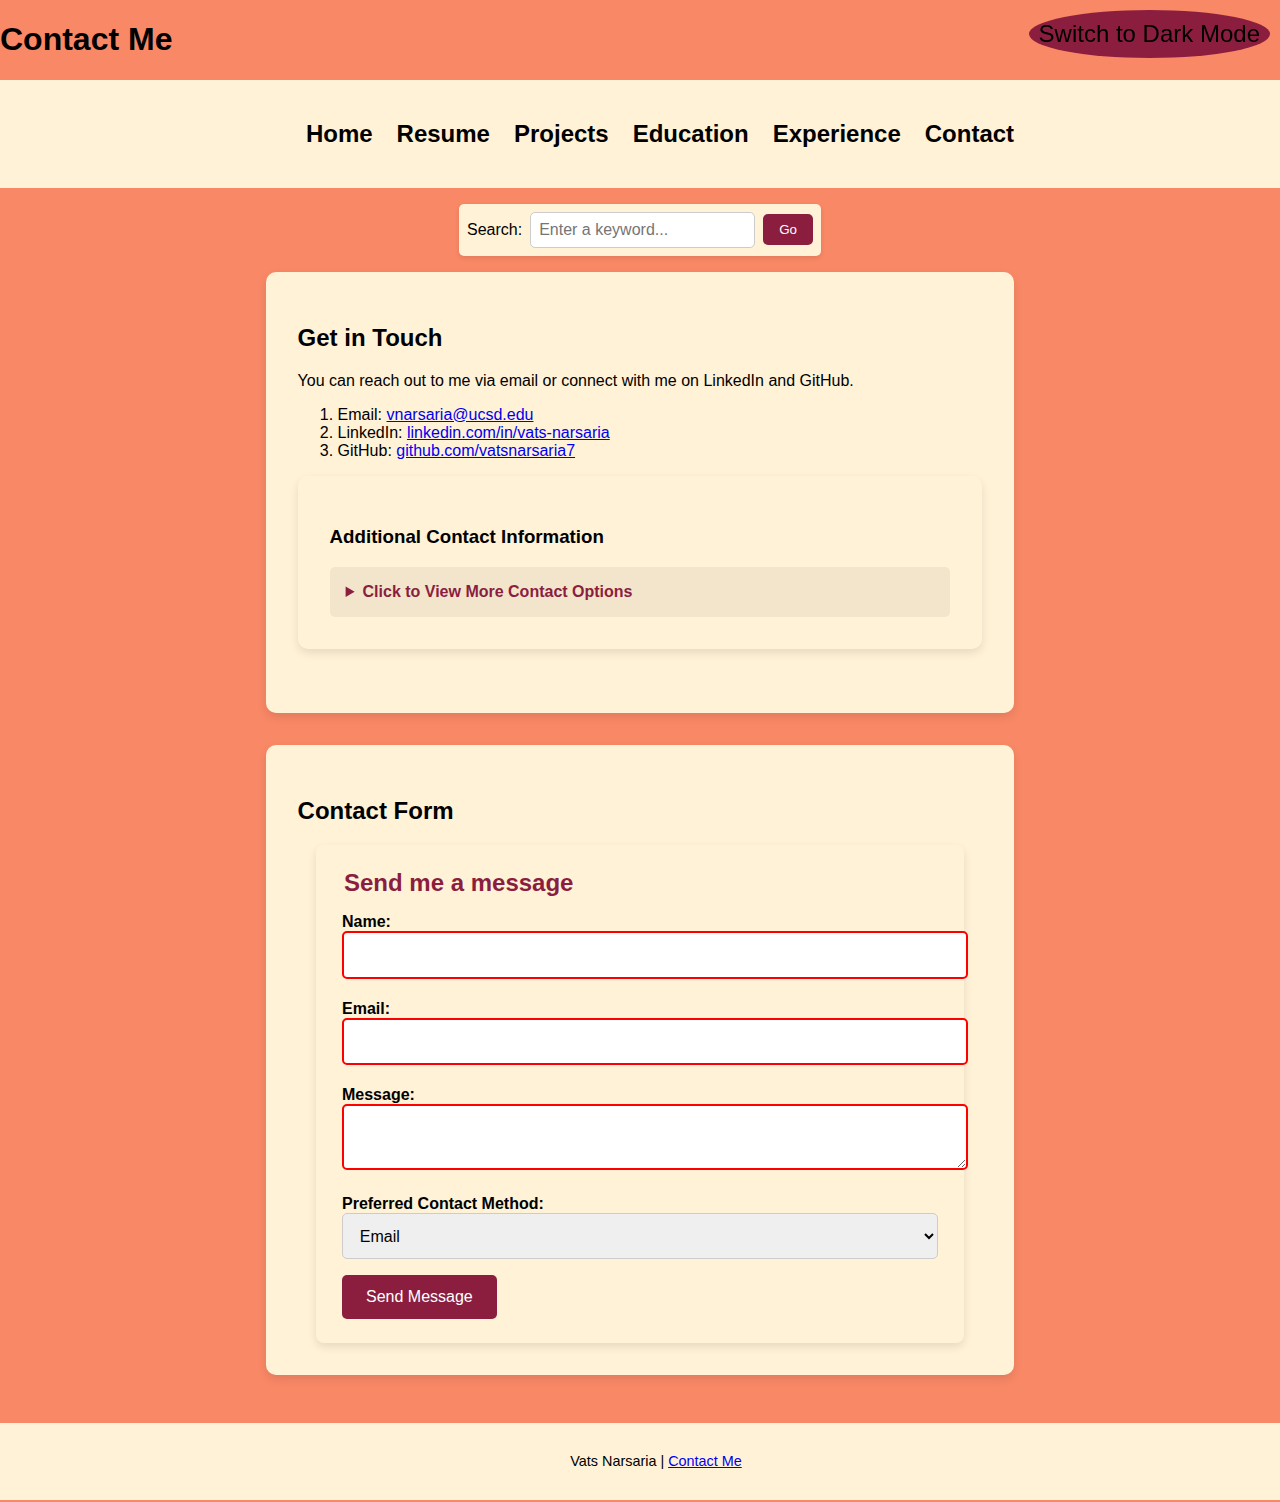
<file: contact.html>
<!DOCTYPE html>
<html lang="en">

<head>
    <meta charset="UTF-8">
    <meta name="viewport" content="width=device-width, initial-scale=1.0">
    <meta name="description" content="Contact - Vats Narsaria">
    <title>Contact - Vats Narsaria</title>
    <link rel="stylesheet" href="styles.css">
</head>

<body>
    <header>
        <h1>Contact Me</h1>
        <nav>
            <ul>
                <li><a href="index.html">Home</a></li>
                <li><a href="resume.html">Resume</a></li>
                <li><a href="projects.html">Projects</a></li>
                <li><a href="education.html">Education</a></li>
                <li><a href="experience.html">Experience</a></li>
                <li><a href="contact.html">Contact</a></li>
            </ul>
            <button id="theme-toggle" class="theme-switcher"></button>

        </nav>
        <search>
            <form action="search-results.html" method="get">
                <label for="query">Search:</label>
                <input type="text" id="query" name="query" placeholder="Enter a keyword..." required>
                <button type="submit">Go</button>
            </form>
        </search>
    </header>
    <main class="contact-page">

        <section>
            <h2>Get in Touch</h2>
            <p>You can reach out to me via email or connect with me on LinkedIn and GitHub.</p>
            <div>
                <ol>
                    <li>Email: <a href="mailto:vnarsaria@ucsd.edu">vnarsaria@ucsd.edu</a></li>
                    <li>LinkedIn: <a href="https://www.linkedin.com/in/vats-narsaria/"
                            target="_blank">linkedin.com/in/vats-narsaria</a></li>
                    <li>GitHub: <a href="https://github.com/vatsnarsaria7" target="_blank">github.com/vatsnarsaria7</a>
                    </li>
                </ol>
            </div>
            <section>
                <h3>Additional Contact Information</h3>
                <details>
                    <summary>Click to View More Contact Options</summary>
                    <p><strong>Mailing Address</strong></p>
                    <address>
                        9500 Gilman Drive<br>
                        La Jolla, CA 92093<br>
                    </address>
                    <p><strong>Alternate Email:</strong> narsariavats@gmail.com</p>
                    <p><strong>Phone:</strong>+1 858-241-1808</p>
                </details>
            </section>

        </section>

        <section>
            <h2>Contact Form</h2>

            <form action="https://httpbin.org/post" id="contactForm" method="post" novalidate>
                <fieldset>
                    <legend>Send me a message</legend>
                    <label for="name">Name:</label>
                    <input type="text" id="name" name="name" minlength="2" maxlength="50" pattern="^[A-Za-z\s]+$"
                        title="Only letters and spaces allowed." required>
                    <output class="error-message"></output>

                    <label for="email">Email:</label>
                    <input type="email" id="email" name="email" required>
                    <output class="error-message"></output>

                    <label for="message">Message:</label>
                    <textarea id="message" name="message" minlength="10" maxlength="100" required></textarea>
                    <output id="char-count" class="info-message"></output>

                    <label for="contact-method">Preferred Contact Method:</label>

                    <select id="contact-method" name="contact-method">
                        <option value="email">Email</option>
                        <option value="phone">Phone</option>
                    </select>

                    <input type="hidden" id="form-errors" name="form-errors">

                    <input type="hidden" name="possible_bot" value="true">

                    <button type="submit">Send Message</button>

                </fieldset>
            </form>
            <dialog id="contactDialog">
                <p>Thank you for reaching out! I will get back to you soon.</p>
                <form method="dialog">
                    <button>Close</button>
                </form>
            </dialog>



        </section>
    </main>
    <footer>
        <p>Vats Narsaria | <a href="contact.html"> Contact Me</a></p>
    </footer>

    <script src="contact.js" defer></script>
    <script src="theme.js" defer></script>

</body>

</html>
</file>
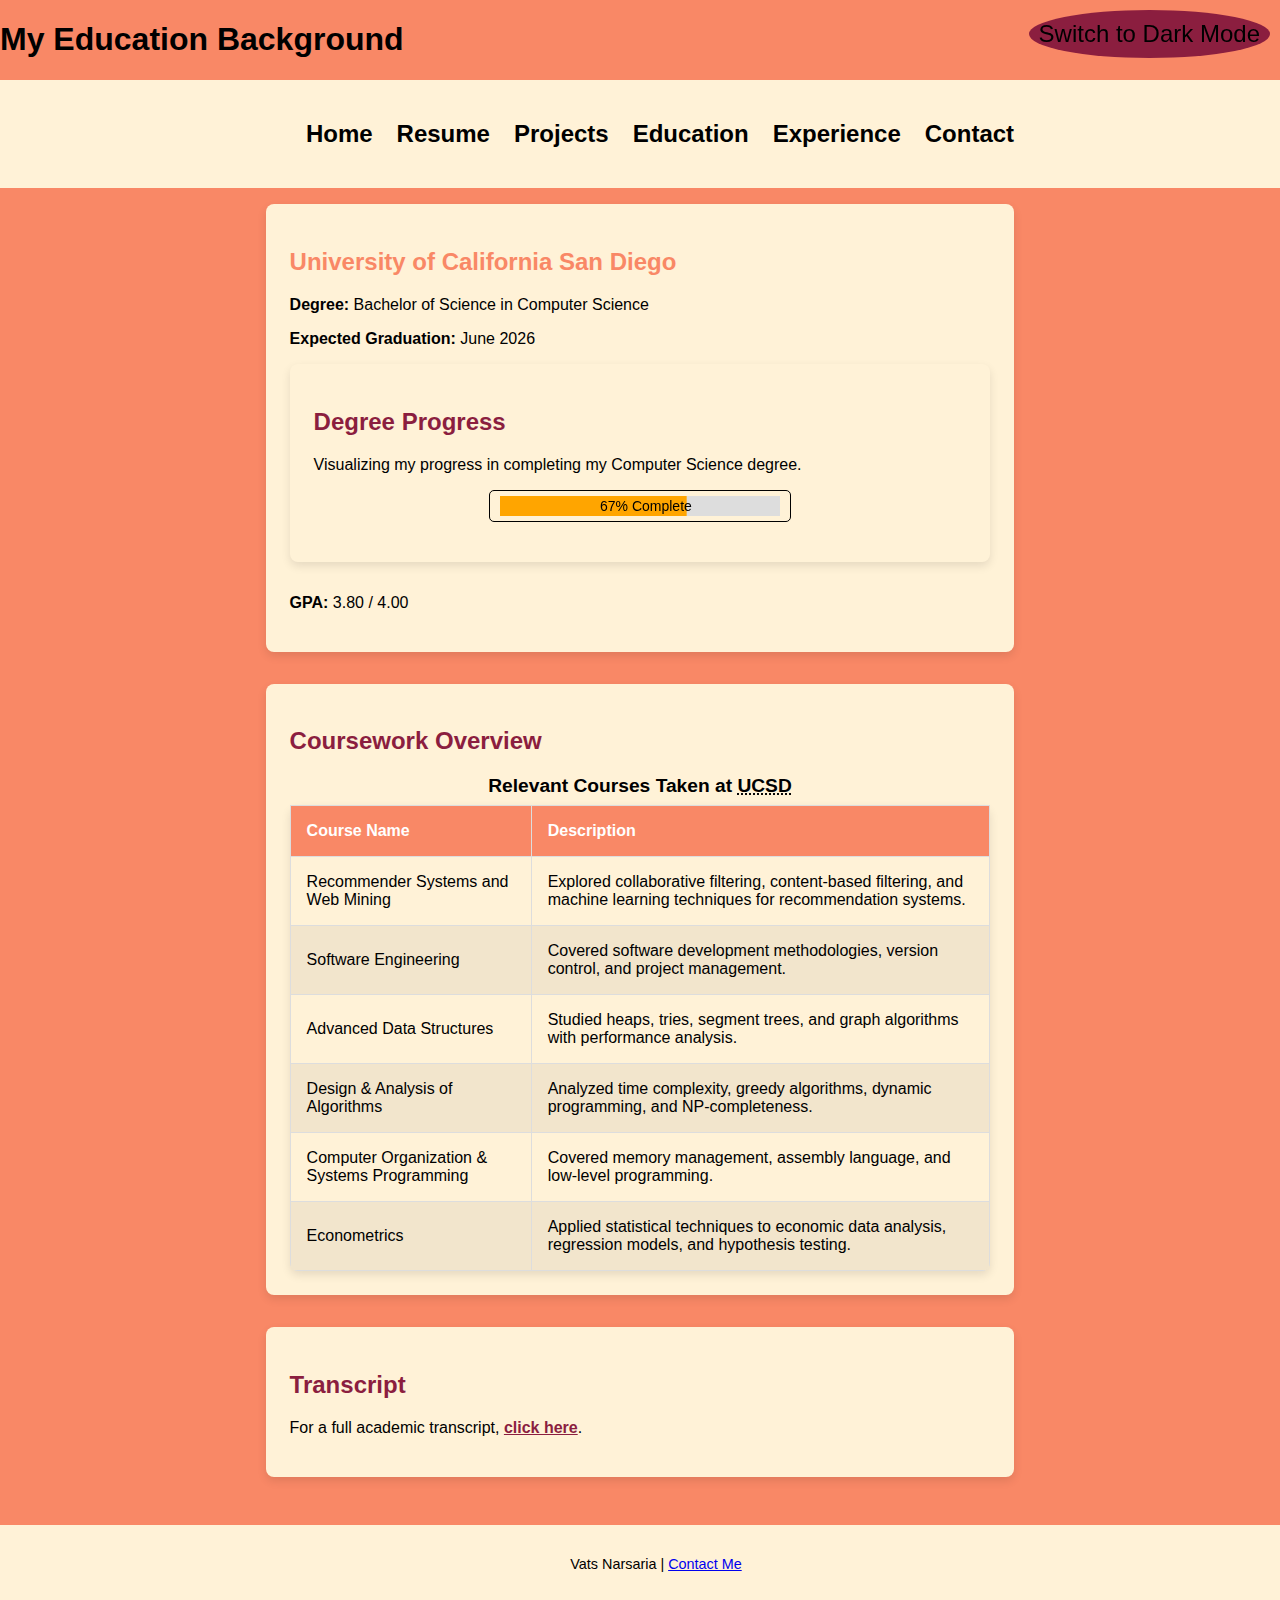
<file: education.html>
<!DOCTYPE html>
<html lang="en">

<head>
    <meta charset="utf-8">
    <meta name="viewport" content="width=device-width, initial-scale=1">
    <meta name="description" content="Education of Vats Narsaria">
    <title>Education - Vats Narsaria</title>
    <link rel="stylesheet" href="styles.css">
</head>

<body>
    <header>
        <h1>My Education Background</h1>
        <nav>
            <ul>
                <li><a href="index.html">Home</a></li>
                <li><a href="resume.html">Resume</a></li>
                <li><a href="projects.html">Projects</a></li>
                <li><a href="education.html">Education</a></li>
                <li><a href="experience.html">Experience</a></li>
                <li><a href="contact.html">Contact</a></li>
            </ul>
            <button id="theme-toggle" class="theme-switcher"></button>
        </nav>
    </header>

    <main class="education-page">
        <section>
            <h2><span style="color:var(--primary-color)">University of California San Diego</span></h2>
            <p><strong>Degree:</strong> Bachelor of Science in Computer Science</p>
            <p><strong>Expected Graduation:</strong> June 2026</p>
            <section>
                <h2>Degree Progress</h2>
                <p>Visualizing my progress in completing my Computer Science degree.</p>
                <canvas id="degreeProgress" width="300" height="30" style="border:1px solid #000;"></canvas>
            </section>

            <script>
                var ctx = document.getElementById("degreeProgress").getContext("2d"),
                    progress = (8 / 12) * 280; // Junior Winter: 8/12 quarters complete

                ctx.fillStyle = "#ddd"; ctx.fillRect(10, 5, 280, 20); // Background bar
                ctx.fillStyle = "orange"; ctx.fillRect(10, 5, progress, 20); // Progress bar
                ctx.fillStyle = "black"; ctx.font = "14px Arial";
                ctx.fillText(Math.round((progress / 280) * 100) + "% Complete", 110, 20);
            </script>
            <noscript>
                <p><strong>JavaScript is disabled in your browser.</strong> Please enable JavaScript to view the degree
                    progress visualization.</p>
            </noscript>
            <p><strong>GPA:</strong> 3.80 / 4.00</p>
        </section>

        <section>
            <h2>Coursework Overview</h2>
            <table>
                <caption><strong>Relevant Courses Taken at <abbr
                            title="University of California San Diego">UCSD</abbr></strong></caption>
                <colgroup>
                    <col>
                    <col>
                </colgroup>
                <thead>
                    <tr>
                        <th>Course Name</th>
                        <th>Description</th>
                    </tr>
                </thead>
                <tbody>
                    <tr>
                        <td>Recommender Systems and Web Mining</td>
                        <td>Explored collaborative filtering, content-based filtering, and machine learning techniques
                            for
                            recommendation systems.</td>
                    </tr>
                    <tr>
                        <td>Software Engineering</td>
                        <td>Covered software development methodologies, version control, and project management.</td>
                    </tr>
                    <tr>
                        <td>Advanced Data Structures</td>
                        <td>Studied heaps, tries, segment trees, and graph algorithms with performance analysis.</td>
                    </tr>
                    <tr>
                        <td>Design & Analysis of Algorithms</td>
                        <td>Analyzed time complexity, greedy algorithms, dynamic programming, and NP-completeness.</td>
                    </tr>
                    <tr>
                        <td>Computer Organization & Systems Programming</td>
                        <td>Covered memory management, assembly language, and low-level programming.</td>
                    </tr>
                    <tr>
                        <td>Econometrics</td>
                        <td>Applied statistical techniques to economic data analysis, regression models, and hypothesis
                            testing.
                        </td>
                    </tr>
                </tbody>
            </table>
        </section>

        <section>
            <h2>Transcript</h2>
            <p>For a full academic transcript, <a href="assets/transcriptFall24.pdf" target="_blank">click here</a>.</p>
        </section>

    </main>

    <footer>
        <p>Vats Narsaria | <a href="contact.html"> Contact Me</a></p>
    </footer>

    <script src="theme.js" defer></script>

</body>

</html>
</file>
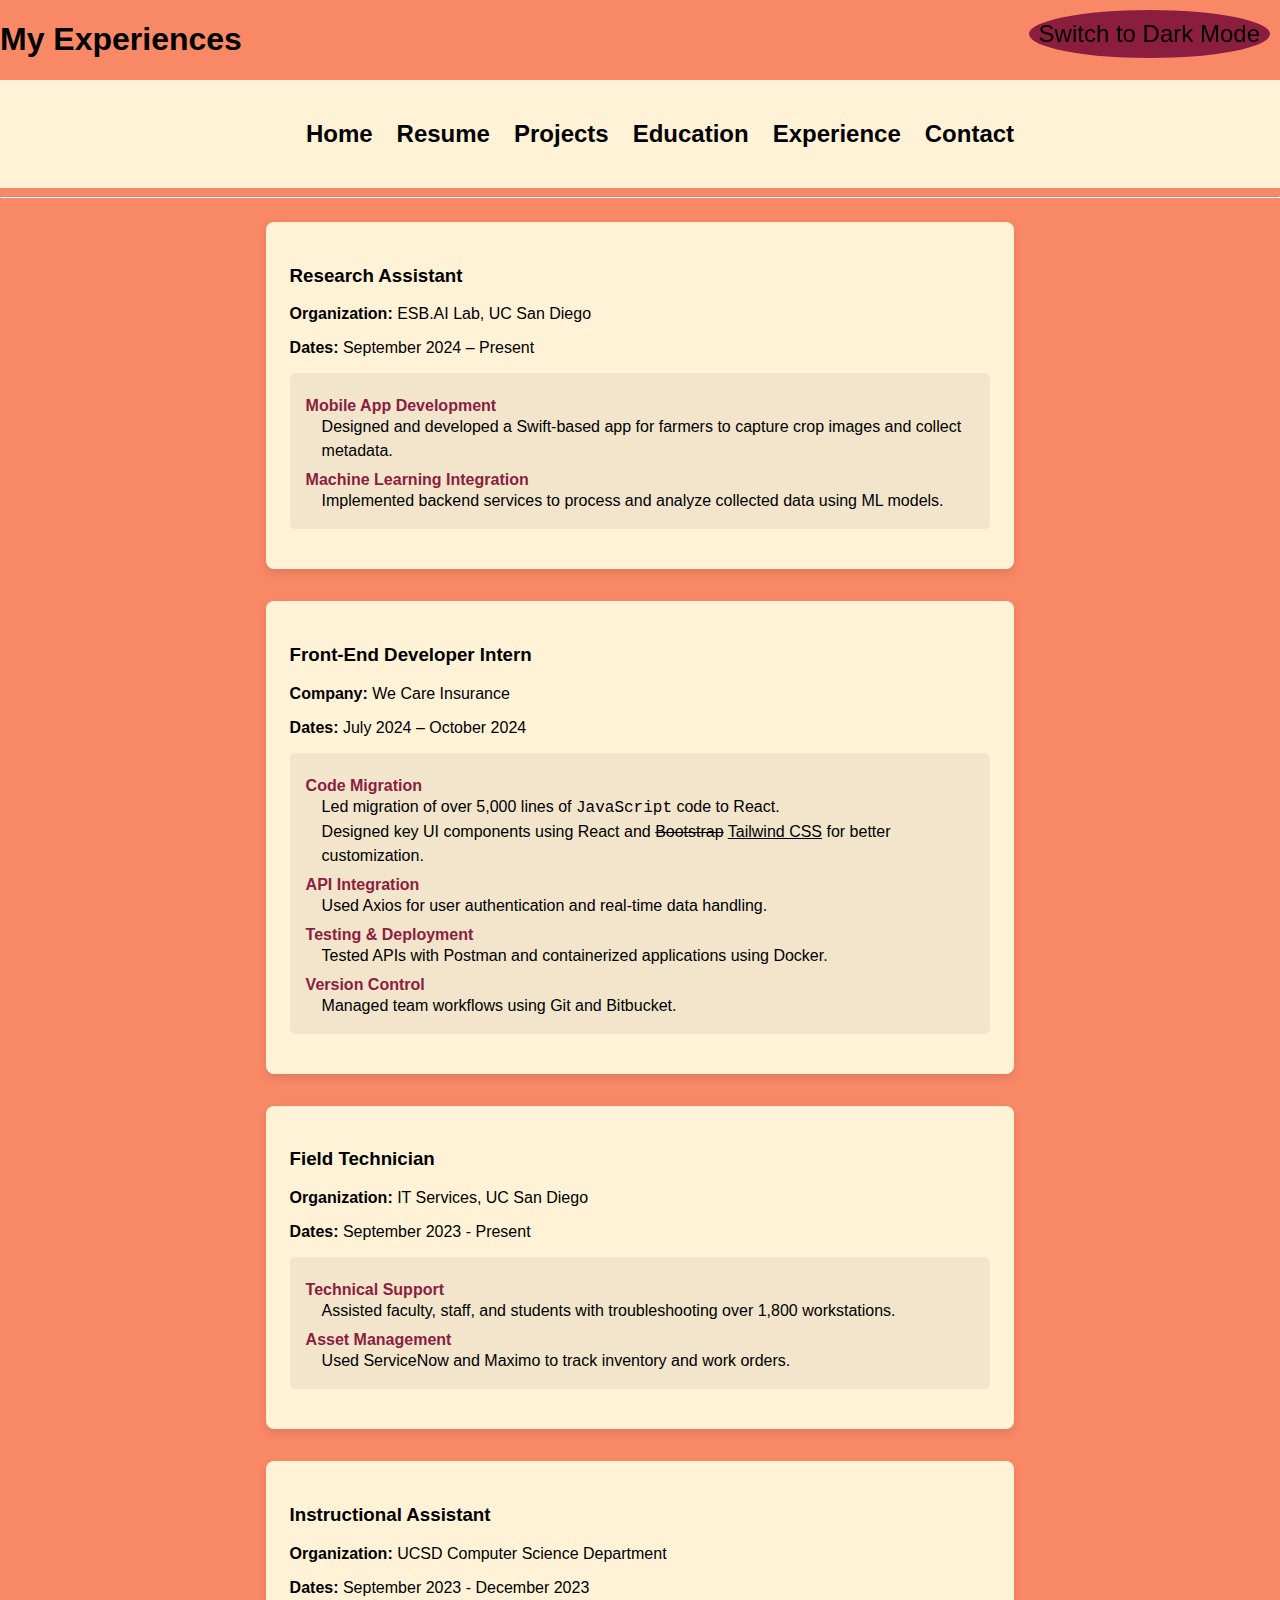
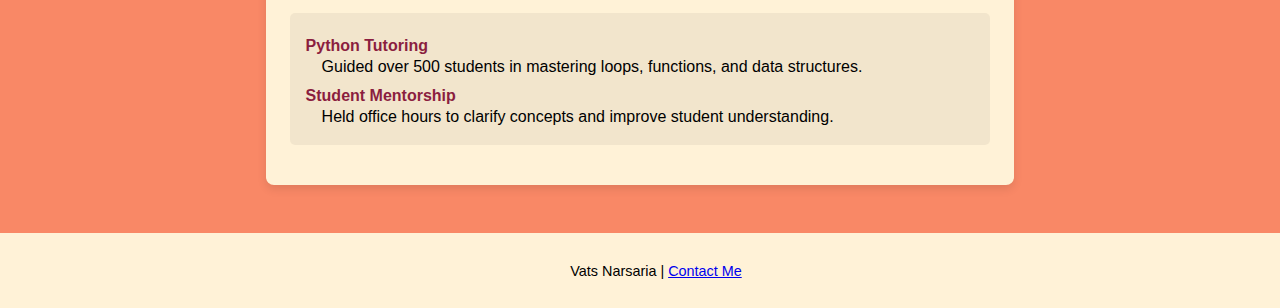
<file: experience-hw4.html>
<!DOCTYPE html>
<html lang="en">

<head>
    <meta charset="utf-8">
    <meta name="viewport" content="width=device-width, initial-scale=1">
    <meta name="description" content="Experience of Vats Narsaria">
    <title>Experience - Vats Narsaria</title>
    <link rel="stylesheet" href="styles.css">
</head>

<body>
    <header>
        <h1>My Experiences</h1>
        <nav>
            <ul>
                <li><a href="index.html">Home</a></li>
                <li><a href="resume.html">Resume</a></li>
                <li><a href="projects.html">Projects</a></li>
                <li><a href="education.html">Education</a></li>
                <li><a href="experience.html">Experience</a></li>
                <li><a href="contact.html">Contact</a></li>
            </ul>
            <button id="theme-toggle" class="theme-switcher"></button>
        </nav>
    </header>
    <hr>
    <main class="experience-page">
        <section>
            <h3>Research Assistant</h3>
            <p><strong>Organization:</strong> ESB.AI Lab, UC San Diego</p>
            <p><strong>Dates:</strong> September 2024 – Present</p>
            <dl>
                <dt>Mobile App Development</dt>
                <dd>Designed and developed a Swift-based app for farmers to capture crop images and collect metadata.
                </dd>

                <dt>Machine Learning Integration</dt>
                <dd>Implemented backend services to process and analyze collected data using ML models.</dd>
            </dl>
        </section>

        <section>
            <h3>Front-End Developer Intern</h3>
            <p><strong>Company:</strong> We Care Insurance</p>
            <p><strong>Dates:</strong> July 2024 – October 2024</p>
            <dl>
                <dt>Code Migration</dt>
                <dd>Led migration of over 5,000 lines of <code>JavaScript</code> code to React.</dd>
                <dd>Designed key UI components using React and <del>Bootstrap</del> <ins>Tailwind CSS</ins> for better
                    customization.</dd>

                <dt>API Integration</dt>
                <dd>Used Axios for user authentication and real-time data handling.</dd>

                <dt>Testing & Deployment</dt>
                <dd>Tested APIs with Postman and containerized applications using Docker.</dd>

                <dt>Version Control</dt>
                <dd>Managed team workflows using Git and Bitbucket.</dd>
            </dl>
        </section>

        <section>
            <h3>Field Technician</h3>
            <p><strong>Organization:</strong> IT Services, UC San Diego</p>
            <p><strong>Dates:</strong> September 2023 - Present</p>
            <dl>
                <dt>Technical Support</dt>
                <dd>Assisted faculty, staff, and students with troubleshooting over 1,800 workstations.</dd>

                <dt>Asset Management</dt>
                <dd>Used ServiceNow and Maximo to track inventory and work orders.</dd>
            </dl>
        </section>

        <section>
            <h3>Instructional Assistant</h3>
            <p><strong>Organization:</strong> UCSD Computer Science Department</p>
            <p><strong>Dates:</strong> September 2023 - December 2023</p>
            <dl>
                <dt>Python Tutoring</dt>
                <dd>Guided over 500 students in mastering loops, functions, and data structures.</dd>

                <dt>Student Mentorship</dt>
                <dd>Held office hours to clarify concepts and improve student understanding.</dd>
            </dl>
        </section>

        <section hidden>
            <h2>Template Demo</h2>
            <template>
                <section>
                    <h3>Job Title</h3>
                    <p><strong>Company:</strong> Company Name</p>
                    <p><strong>Dates:</strong> Start Date – End Date</p>
                    <dl>
                        <dt>Responsibility 1</dt>
                        <dd>Brief description of the task or contribution.</dd>

                        <dt>Responsibility 2</dt>
                        <dd>Short explanation of another key contribution.</dd>

                        <dt>Technology Used</dt>
                        <dd>Mention relevant tools or technologies.</dd>
                    </dl>
                </section>
            </template>
        </section>


    </main>

    <footer>
        <p>Vats Narsaria | <a href="contact.html"> Contact Me</a></p>
    </footer>

    <script src="theme.js" defer></script>

</body>

</html>
</file>
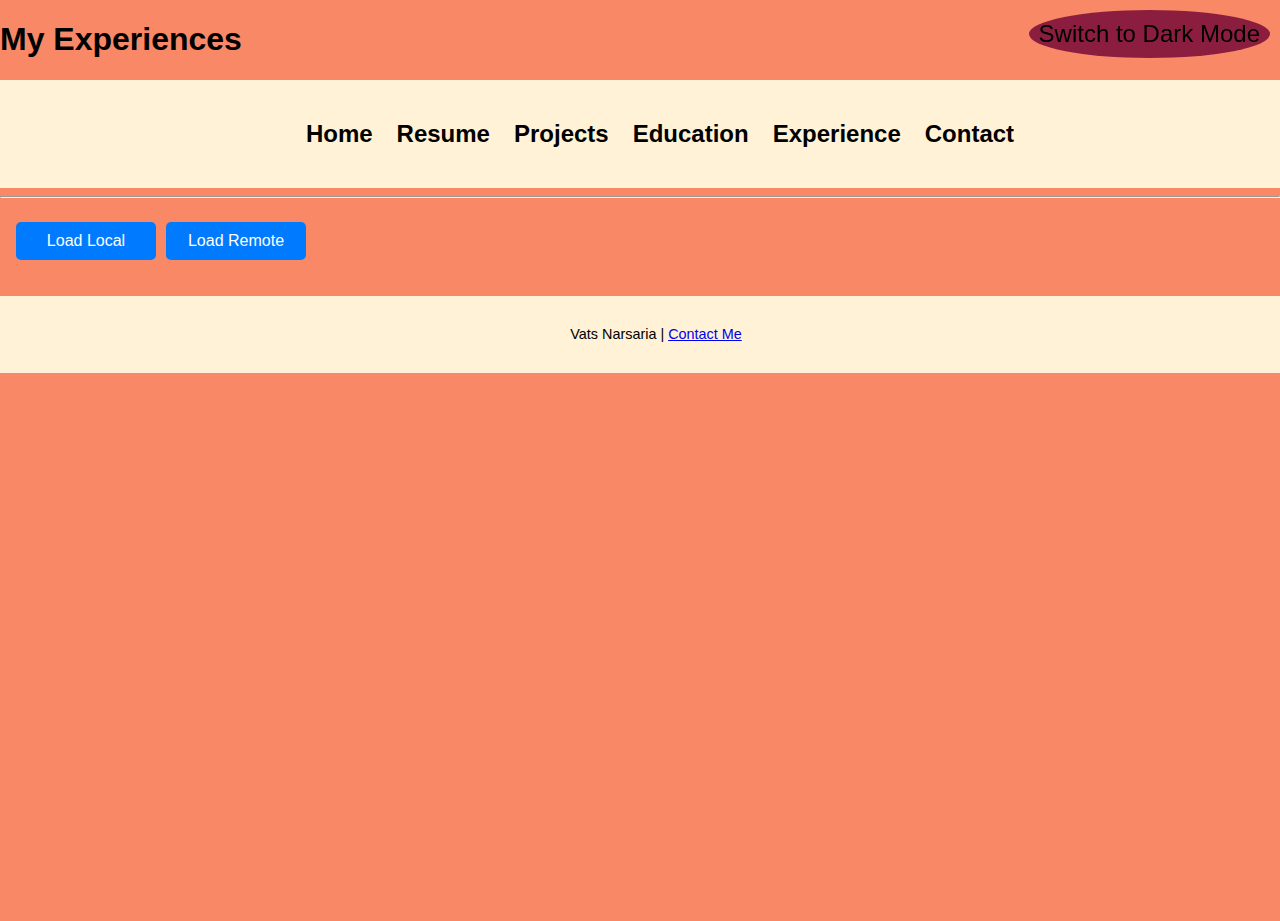
<file: experience.html>
<!DOCTYPE html>
<html lang="en">

<head>
    <meta charset="utf-8">
    <meta name="viewport" content="width=device-width, initial-scale=1">
    <meta name="description" content="Experience of Vats Narsaria">
    <title>Experience - Vats Narsaria</title>
    <link rel="stylesheet" href="styles.css">
    <script type="module" src="custom-component/experience-card.js"></script>
    <script src="custom-component/experience.js" defer></script>
</head>

<body>
    <header>
        <h1>My Experiences</h1>
        <nav>
            <ul>
                <li><a href="index.html">Home</a></li>
                <li><a href="resume.html">Resume</a></li>
                <li><a href="projects.html">Projects</a></li>
                <li><a href="education.html">Education</a></li>
                <li><a href="experience.html">Experience</a></li>
                <li><a href="contact.html">Contact</a></li>
            </ul>
            <button id="theme-toggle" class="theme-switcher"></button>
        </nav>
    </header>
    <hr>
    <main class="experience-page">
        <div class="button-container">
            <button id="load-local">Load Local</button>
            <button id="load-remote">Load Remote</button>
        </div>
    </main>

    <footer>
        <p>Vats Narsaria | <a href="contact.html"> Contact Me</a></p>
    </footer>

    <script src="theme.js" defer></script>

</body>

</html>
</file>
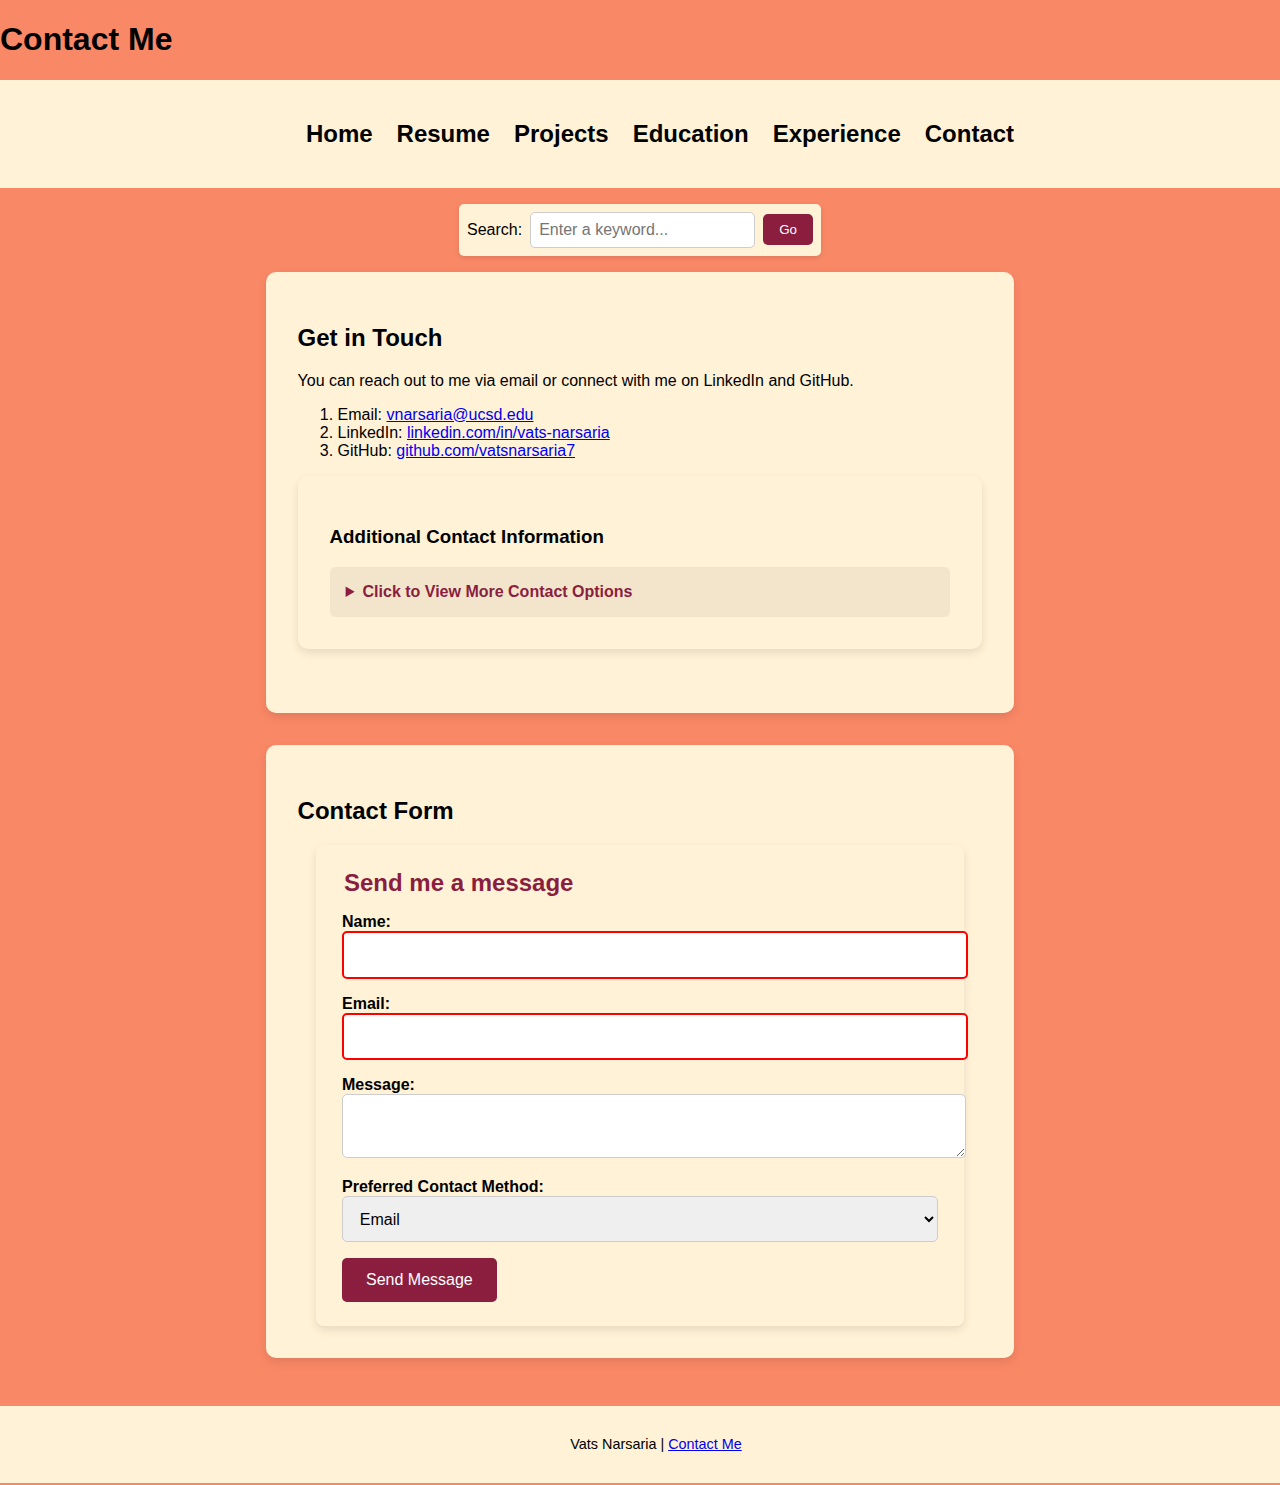
<file: form-no-js.html>
<!DOCTYPE html>
<html lang="en">

<head>
    <meta charset="UTF-8">
    <meta name="viewport" content="width=device-width, initial-scale=1.0">
    <meta name="description" content="Contact - Vats Narsaria">
    <title>Contact - Vats Narsaria</title>
    <link rel="stylesheet" href="styles.css">
</head>

<body>
    <header>
        <h1>Contact Me</h1>
        <nav>
            <ul>
                <li><a href="index.html">Home</a></li>
                <li><a href="resume.html">Resume</a></li>
                <li><a href="projects.html">Projects</a></li>
                <li><a href="education.html">Education</a></li>
                <li><a href="experience.html">Experience</a></li>
                <li><a href="contact.html">Contact</a></li>
            </ul>
        </nav>
        <search>
            <form action="search-results.html" method="get">
                <label for="query">Search:</label>
                <input type="text" id="query" name="query" placeholder="Enter a keyword..." required>
                <button type="submit">Go</button>
            </form>
        </search>
    </header>
    <main class="contact-page">

        <section>
            <h2>Get in Touch</h2>
            <p>You can reach out to me via email or connect with me on LinkedIn and GitHub.</p>
            <div>
                <ol>
                    <li>Email: <a href="mailto:vnarsaria@ucsd.edu">vnarsaria@ucsd.edu</a></li>
                    <li>LinkedIn: <a href="https://www.linkedin.com/in/vats-narsaria/"
                            target="_blank">linkedin.com/in/vats-narsaria</a></li>
                    <li>GitHub: <a href="https://github.com/vatsnarsaria7" target="_blank">github.com/vatsnarsaria7</a>
                    </li>
                </ol>
            </div>
            <section>
                <h3>Additional Contact Information</h3>
                <details>
                    <summary>Click to View More Contact Options</summary>
                    <p><strong>Mailing Address</strong></p>
                    <address>
                        9500 Gilman Drive<br>
                        La Jolla, CA 92093<br>
                    </address>
                    <p><strong>Alternate Email:</strong> narsariavats@gmail.com</p>
                    <p><strong>Phone:</strong>+1 858-241-1808</p>
                </details>
            </section>

        </section>

        <section>
            <h2>Contact Form</h2>

            <form action="https://httpbin.org/post" method="post">
                <fieldset>
                    <legend>Send me a message</legend>
                    <label for="name">Name:</label>
                    <input type="text" id="name" name="name" minlength="2" maxlength="50" pattern="^[A-Za-z\s]+$"
                        title="Only letters and spaces allowed." required>


                    <label for="email">Email:</label>
                    <input type="email" id="email" name="email" required>

                    <label for="message">Message:</label>
                    <textarea id="message" name="message" minlength="10" maxlength="500"></textarea>

                    <label for="contact-method">Preferred Contact Method:</label>

                    <select id="contact-method" name="contact-method">
                        <option value="email">Email</option>
                        <option value="phone">Phone</option>
                    </select>

                    <input type="hidden" name="possible_bot" value="true">

                    <button type="submit">Send Message</button>


                </fieldset>
            </form>
            <dialog id="contactDialog">
                <p>Thank you for reaching out! I will get back to you soon.</p>
                <form method="dialog">
                    <button>Close</button>
                </form>
            </dialog>



        </section>
    </main>
    <footer>
        <p>Vats Narsaria | <a href="contact.html"> Contact Me</a></p>
    </footer>

</body>

</html>
</file>
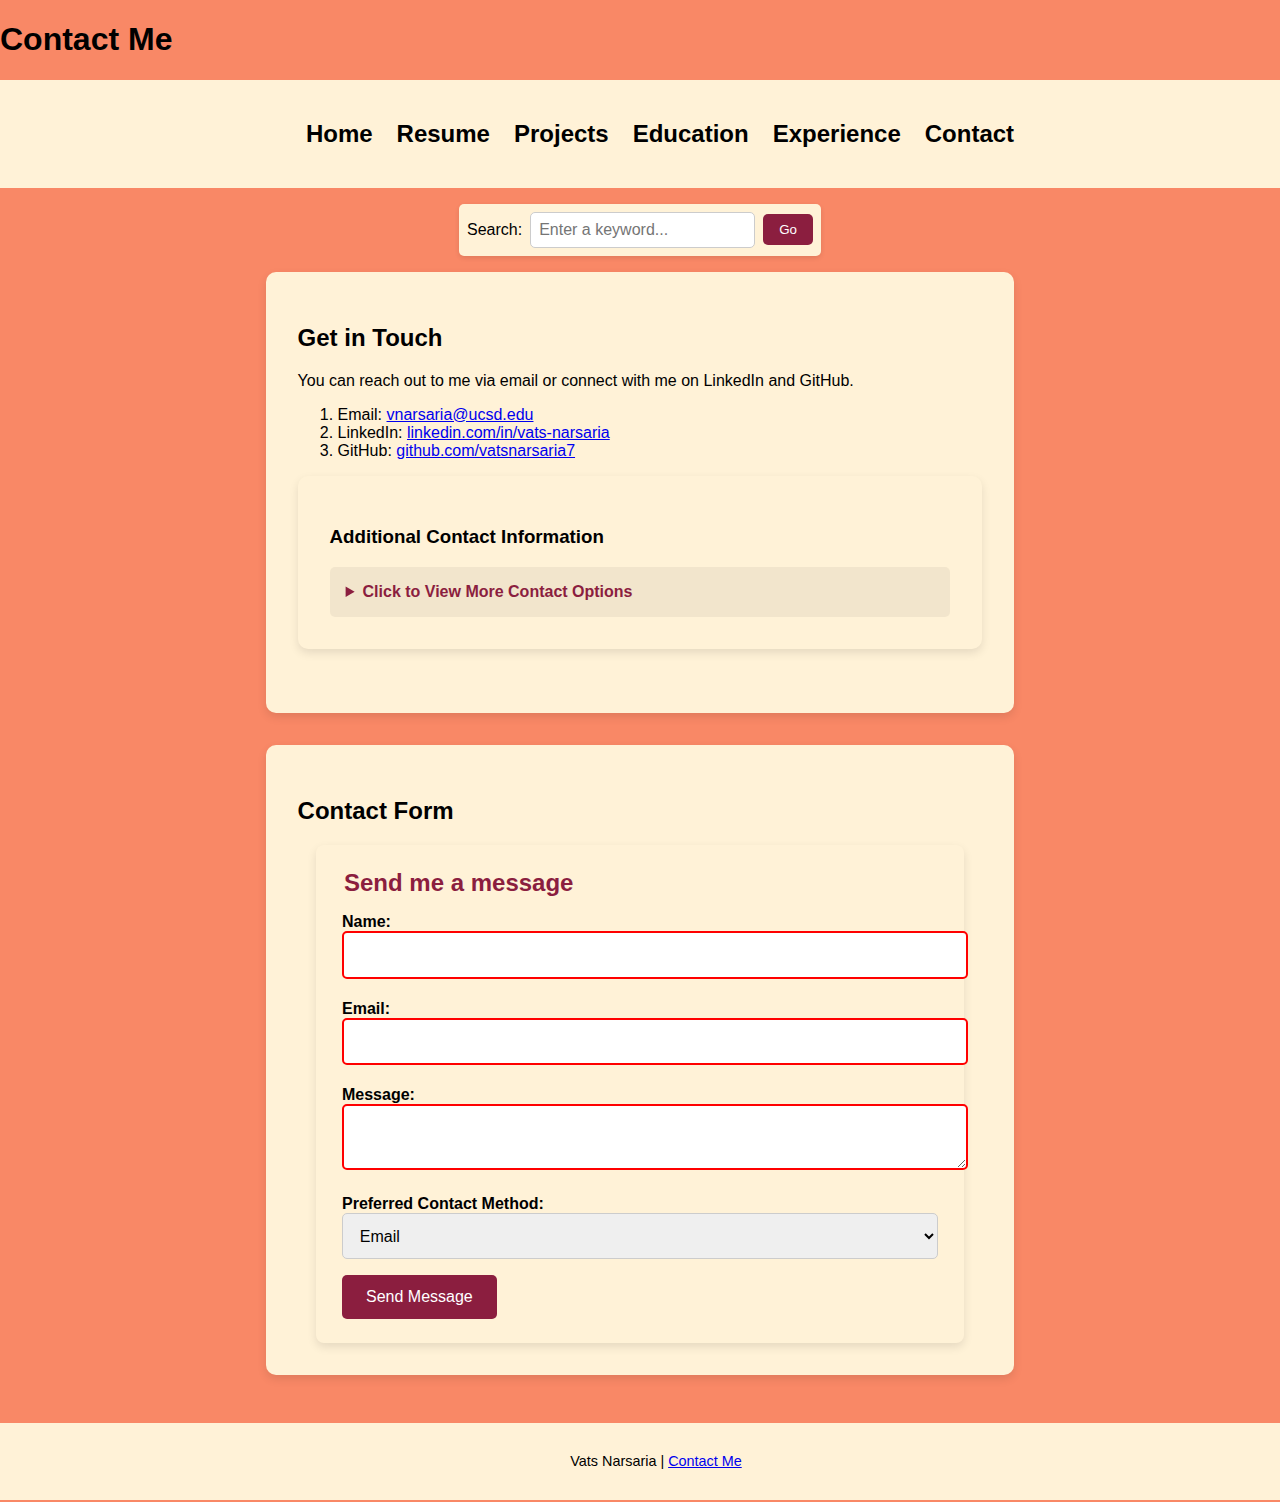
<file: form-with-js.html>
<!DOCTYPE html>
<html lang="en">

<head>
    <meta charset="UTF-8">
    <meta name="viewport" content="width=device-width, initial-scale=1.0">
    <meta name="description" content="Contact - Vats Narsaria">
    <title>Contact - Vats Narsaria</title>
    <link rel="stylesheet" href="styles.css">
</head>

<body>
    <header>
        <h1>Contact Me</h1>
        <nav>
            <ul>
                <li><a href="index.html">Home</a></li>
                <li><a href="resume.html">Resume</a></li>
                <li><a href="projects.html">Projects</a></li>
                <li><a href="education.html">Education</a></li>
                <li><a href="experience.html">Experience</a></li>
                <li><a href="contact.html">Contact</a></li>
            </ul>
        </nav>
        <search>
            <form action="search-results.html" method="get">
                <label for="query">Search:</label>
                <input type="text" id="query" name="query" placeholder="Enter a keyword..." required>
                <button type="submit">Go</button>
            </form>
        </search>
    </header>
    <main class="contact-page">

        <section>
            <h2>Get in Touch</h2>
            <p>You can reach out to me via email or connect with me on LinkedIn and GitHub.</p>
            <div>
                <ol>
                    <li>Email: <a href="mailto:vnarsaria@ucsd.edu">vnarsaria@ucsd.edu</a></li>
                    <li>LinkedIn: <a href="https://www.linkedin.com/in/vats-narsaria/"
                            target="_blank">linkedin.com/in/vats-narsaria</a></li>
                    <li>GitHub: <a href="https://github.com/vatsnarsaria7" target="_blank">github.com/vatsnarsaria7</a>
                    </li>
                </ol>
            </div>
            <section>
                <h3>Additional Contact Information</h3>
                <details>
                    <summary>Click to View More Contact Options</summary>
                    <p><strong>Mailing Address</strong></p>
                    <address>
                        9500 Gilman Drive<br>
                        La Jolla, CA 92093<br>
                    </address>
                    <p><strong>Alternate Email:</strong> narsariavats@gmail.com</p>
                    <p><strong>Phone:</strong>+1 858-241-1808</p>
                </details>
            </section>

        </section>

        <section>
            <h2>Contact Form</h2>

            <form action="https://httpbin.org/post" id="contactForm" method="post" novalidate>
                <fieldset>
                    <legend>Send me a message</legend>
                    <label for="name">Name:</label>
                    <input type="text" id="name" name="name" minlength="2" maxlength="50" pattern="^[A-Za-z\s]+$"
                        title="Only letters and spaces allowed." required>
                    <output class="error-message"></output>

                    <label for="email">Email:</label>
                    <input type="email" id="email" name="email" required>
                    <output class="error-message"></output>

                    <label for="message">Message:</label>
                    <textarea id="message" name="message" minlength="10" maxlength="100" required></textarea>
                    <output id="char-count" class="info-message"></output>

                    <label for="contact-method">Preferred Contact Method:</label>

                    <select id="contact-method" name="contact-method">
                        <option value="email">Email</option>
                        <option value="phone">Phone</option>
                    </select>


                    <input type="hidden" name="possible_bot" value="true">

                    <button type="submit">Send Message</button>

                </fieldset>
            </form>
            <dialog id="contactDialog">
                <p>Thank you for reaching out! I will get back to you soon.</p>
                <form method="dialog">
                    <button>Close</button>
                </form>
            </dialog>



        </section>
    </main>
    <footer>
        <p>Vats Narsaria | <a href="contact.html"> Contact Me</a></p>
    </footer>

    <script src="contact.js" defer></script>

</body>

</html>
</file>
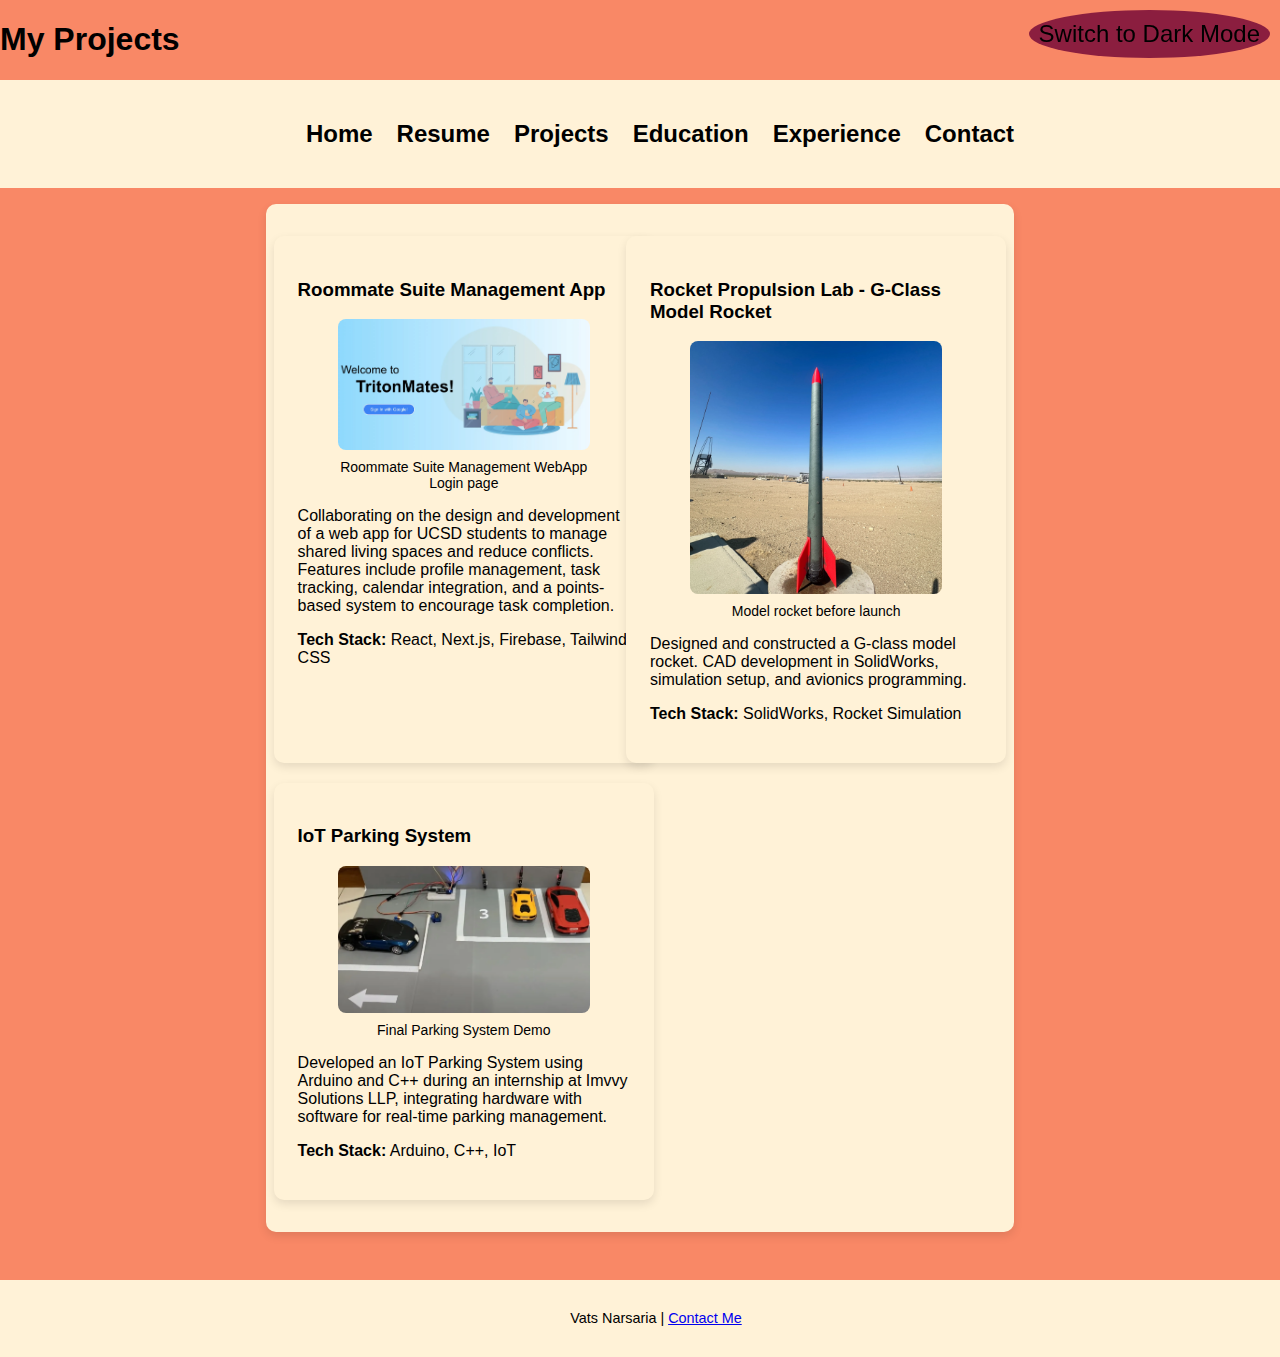
<file: projects.html>
<!DOCTYPE html>
<html lang="en">

<head>
    <meta charset="utf-8">
    <meta name="viewport" content="width=device-width, initial-scale=1">
    <meta name="description" content="Projects of Vats Narsaria">
    <title>Projects - Vats Narsaria</title>
    <link rel="stylesheet" href="styles.css">
</head>

<body>
    <header>
        <h1>My Projects</h1>
        <nav>
            <ul>
                <li><a href="index.html">Home</a></li>
                <li><a href="resume.html">Resume</a></li>
                <li><a href="projects.html">Projects</a></li>
                <li><a href="education.html">Education</a></li>
                <li><a href="experience.html">Experience</a></li>
                <li><a href="contact.html">Contact</a></li>
            </ul>
            <button id="theme-toggle" class="theme-switcher"></button>
        </nav>
    </header>

    <main class="projects-page">
        <section>
            <article>
                <h3>Roommate Suite Management App</h3>
                <figure>
                    <picture>
                        <source srcset="assets/roommateProject.webp" type="image/webp">
                        <source srcset="assets/roommateProject.jpg" type="image/jpeg">
                        <img src="assets/roommateProject.jpg" alt="Roommate Suite Management App Screenshot">
                    </picture>
                    <figcaption>Roommate Suite Management WebApp Login page</figcaption>
                </figure>
                <p>Collaborating on the design and development of a web app for UCSD students to manage shared living
                    spaces and reduce conflicts. Features include profile management, task tracking, calendar
                    integration, and a
                    points-based system to encourage task completion.</p>
                <p><strong>Tech Stack:</strong> React, Next.js, Firebase, Tailwind CSS</p>
            </article>

            <article>
                <h3>Rocket Propulsion Lab - G-Class Model Rocket</h3>
                <figure>
                    <picture>
                        <source srcset="assets/rpl-project.webp" type="image/webp">
                        <source srcset="assets/rpl-project.jpg" type="image/jpeg">
                        <img src="assets/rpl-project.jpg" alt="Model Rocket before launch">
                    </picture>
                    <figcaption>Model rocket before launch</figcaption>
                </figure>
                <p>Designed and constructed a G-class model rocket. CAD development in SolidWorks, simulation setup, and
                    avionics
                    programming.</p>
                <p><strong>Tech Stack:</strong> SolidWorks, Rocket Simulation</p>
            </article>

            <article>
                <h3>IoT Parking System</h3>
                <figure>
                    <picture>
                        <source srcset="assets/iotProject.webp" type="image/webp">
                        <source srcset="assets/iotProject.jpg" type="image/jpeg">
                        <img src="assets/iotProject.jpg" alt="Final Parking System Demo">
                    </picture>
                    <figcaption>Final Parking System Demo</figcaption>
                </figure>
                <p>Developed an IoT Parking System using Arduino and C++ during an internship at Imvvy Solutions LLP,
                    integrating hardware with software for real-time parking management.</p>
                <p><strong>Tech Stack:</strong> Arduino, C++, IoT</p>
            </article>
        </section>
    </main>

    <footer>
        <p>Vats Narsaria | <a href="contact.html"> Contact Me</a></p>
    </footer>

    <script src="theme.js" defer></script>

</body>

</html>
</file>
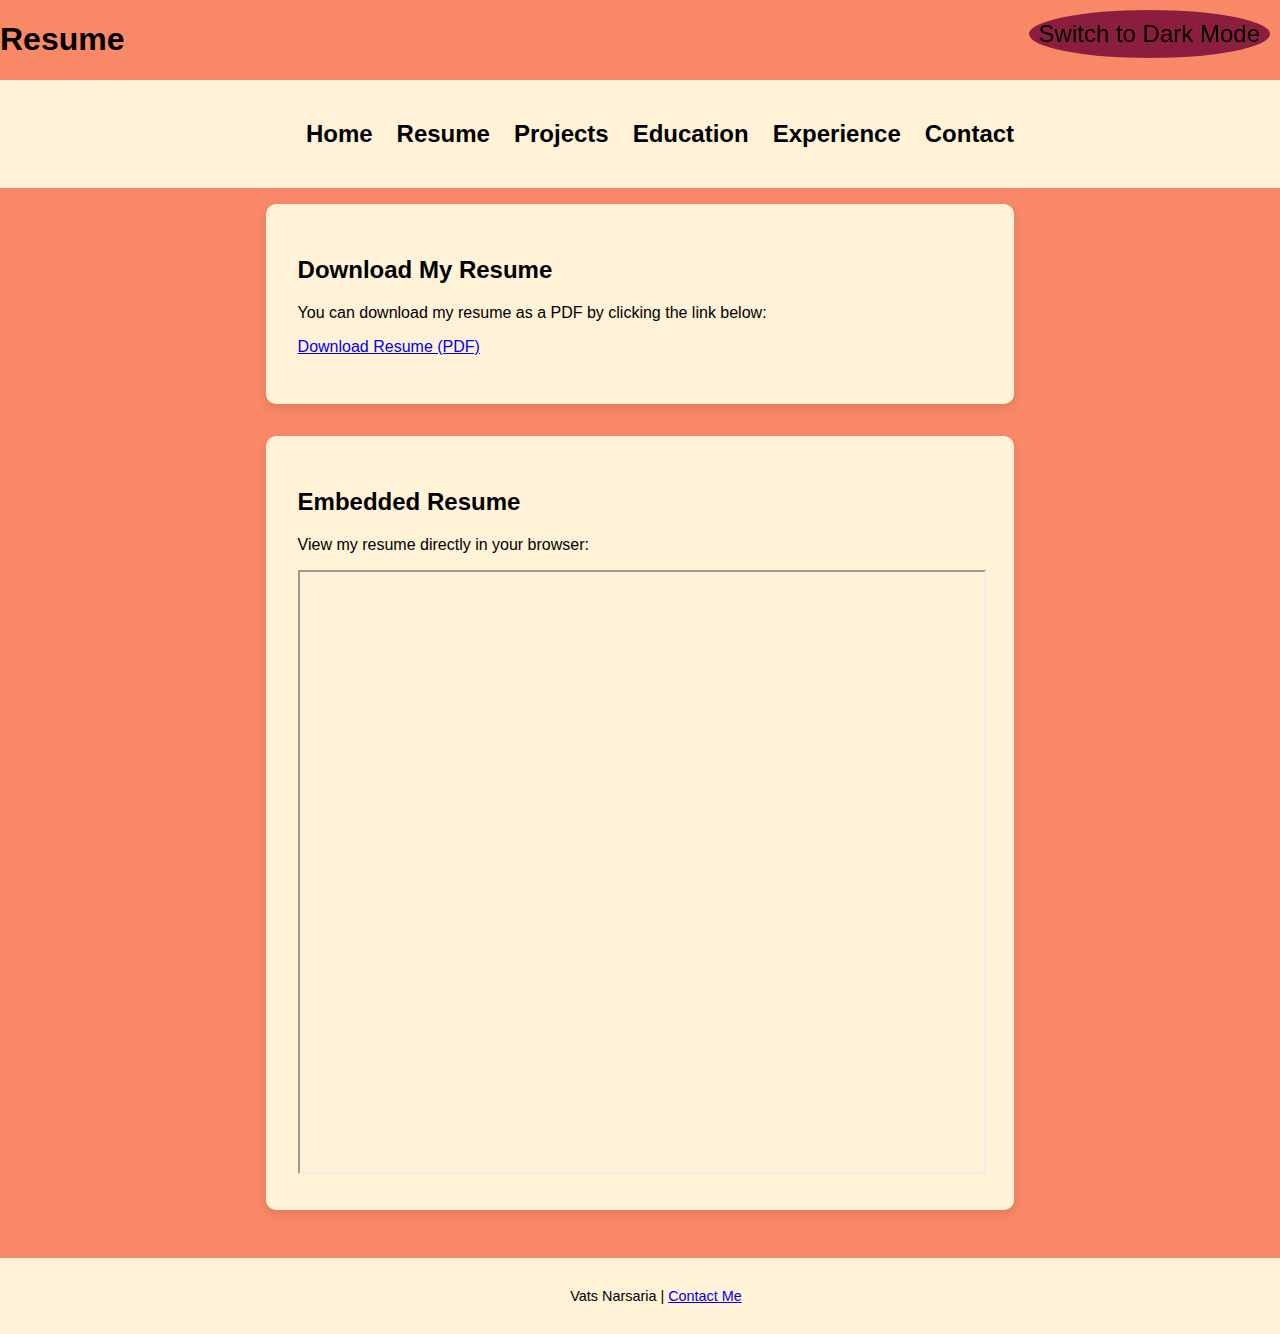
<file: resume.html>
<!DOCTYPE html>
<html lang="en">

<head>
    <meta charset="UTF-8">
    <meta name="viewport" content="width=device-width, initial-scale=1.0">
    <meta name="description" content="Resume - Vats Narsaria">
    <title>Resume - Vats Narsaria</title>
    <link rel="stylesheet" href="styles.css">
</head>

<body>
    <header>
        <h1>Resume</h1>
        <nav>
            <ul>
                <li><a href="index.html">Home</a></li>
                <li><a href="resume.html">Resume</a></li>
                <li><a href="projects.html">Projects</a></li>
                <li><a href="education.html">Education</a></li>
                <li><a href="experience.html">Experience</a></li>
                <li><a href="contact.html">Contact</a></li>
            </ul>
            <button id="theme-toggle" class="theme-switcher"></button>
        </nav>
    </header>

    <main>
        <section>
            <h2>Download My Resume</h2>
            <p>You can download my resume as a PDF by clicking the link below:</p>
            <p><a href="assets/VatsNarsaria.pdf" target="_blank">Download Resume (PDF)</a></p>
        </section>

        <section>
            <h2>Embedded Resume</h2>
            <p>View my resume directly in your browser:</p>
            <iframe src="assets/Vats_Narsaria.pdf" width="100%" height="600px" title="Resume of Vats Narsaria"></iframe>
        </section>
    </main>

    <footer>
        <p>Vats Narsaria | <a href="contact.html"> Contact Me</a></p>
    </footer>

    <script src="theme.js" defer></script>

</body>

</html>
</file>
<file: styles.css>
:root {
    --primary-color: #F98866;
    --secondary-color: #FFF2D7;
    --text-color: black;
    --accent-color: #8B1E3F;
    --font-size-base: 16px;
    --spacing: 1rem;
}

[data-theme="dark"] {
    --primary-color: #222;
    --secondary-color: #333;
    --text-color: white;
    --accent-color: #F98866;
    --background-color: #111;
}

body {
    min-height: 100dvh;
    background-color: var(--primary-color, #F98866);
    color: var(--text-color);
    font-family: "Poppins", Arial, Helvetica, sans-serif;
    font-size: var(--font-size-base);
    margin: 0;
    padding: 0;

}

/* Theme switching*/
.theme-switcher {
    position: fixed;
    top: 10px;
    right: 10px;
    background: var(--accent-color);
    border: none;
    padding: 10px;
    cursor: pointer;
    border-radius: 50%;
    font-size: 1.5rem;
    color: var(--text-color);
    transition: background 0.3s ease;
}

.theme-switcher:hover {
    background: color-mix(in srgb, var(--accent-color) 80%, black);
}

/* Navigation Bar */
nav {
    background: var(--secondary-color, #FFF2D7);
    padding: var(--spacing);
}

nav ul {
    display: flex;
    list-style: none;
    justify-content: center;
    gap: 1.5rem;
    font-size: 1.5rem;
}

nav ul li a {
    text-decoration: none;
    color: var(--text-color);
    font-weight: bold;
    transition: color 0.3s ease-in-out, transform 0.2s ease;

}

nav ul li a:hover {
    color: var(--accent-color, #8B1E3F);
}


/* Page Layout */
main {
    display: grid;
    grid-template-columns: 1fr minmax(600px, 3fr) 1fr;
    padding: var(--spacing);
}

/* section styles */
section {
    grid-column: 2;
    background: var(--secondary-color, #FFF2D7);
    padding: 2rem;
    margin-bottom: 2rem;
    border-radius: 10px;
    box-shadow: 0 4px 10px rgba(0, 0, 0, 0.1);
    animation: fadeIn 0.8s ease-in-out;
}

/* Image Styling */
img {
    width: 100%;
    max-width: 300px;
    border-radius: 10px;
    object-fit: cover;
    transition: transform 0.3s ease-in-out;
}

img:hover {
    transform: scale(1.05);
}

/* Video and Audio Styling*/
video,
audio {
    width: 100%;
    max-width: 500px;
    display: block;
    margin: auto;
}

/* Quotes Styling */
blockquote {
    font-style: italic;
    color: var(--accent-color, #8B1E3F);
    padding: 1rem;
    border-left: 5px solid var(--accent-color, #8B1E3F);
    background-color: rgba(231, 76, 60, 0.1);
}

/* Footer Styling*/
footer {
    text-align: center;
    padding: 1rem;
    background: var(--secondary-color, #FFF2D7);
    font-size: 0.9rem;
    width: 100%;
    position: relative;
}


/* Animation */

@keyframes fadeIn {
    from {
        opacity: 0;
        transform: translateY(10px);
    }

    to {
        opacity: 1;
        transform: translateY(0);
    }
}

/* Responsive Design for smaller screens*/
@media (max-width: 768px) {
    nav ul {
        flex-direction: column;
        text-align: center;
    }

    nav ul li {
        padding: 0.5rem;
    }

    main {
        grid-template-columns: 1fr;
        /* Single-column layout for mobile */
    }

    img,
    video {
        max-width: 100%;
    }
}


/*=============PROJECTS PAGE===============*/


.projects-page section {
    display: grid;
    grid-template-columns: repeat(auto-fit, minmax(300px, 1fr));
    gap: 20px;
    justify-items: center;
    padding: 2rem;
}

.projects-page article {
    background: var(--secondary-color);
    padding: 1.5rem;
    border-radius: 10px;
    box-shadow: 0 4px 10px rgba(0, 0, 0, 0.1);
    transition: transform 0.3s ease-in-out, box-shadow 0.3s ease-in-out;
    width: 100%;
    max-width: 400px;
}

.projects-page article:hover {
    transform: scale(1.03);
    box-shadow: 0 6px 15px rgba(0, 0, 0, 0.2);
}

.projects-page figure {
    display: flex;
    flex-direction: column;
    align-items: center;
}

.projects-page figure img {
    width: 100%;
    max-width: 300px;
    border-radius: 8px;
    object-fit: cover;
}

.projects-page figcaption {
    font-size: 14px;
    color: var(--text-color);
    text-align: center;
    margin-top: 5px;
}



/*============Experience Page=============*/

.experience-page section {
    background: var(--secondary-color, #FFF2D7);
    padding: 1.5rem;
    margin-bottom: 2rem;
    border-radius: 8px;
    box-shadow: 0 4px 10px rgba(0, 0, 0, 0.1);
    transition: transform 0.3s ease-in-out, box-shadow 0.3s ease-in-out;
}

.experience-page section:hover {
    transform: scale(1.02);
    box-shadow: 0 6px 15px rgba(0, 0, 0, 0.15);
}


.experience-page dl {
    margin-top: 1rem;
    background: rgba(0, 0, 0, 0.05);
    padding: 1rem;
    border-radius: 5px;
}

.experience-page dt {
    font-weight: bold;
    color: var(--accent-color, #8B1E3F);
    margin-top: 0.5rem;
}

.experience-page dd {
    margin-left: 1rem;
    font-size: 1rem;
    line-height: 1.5;
}



.button-container {
    display: flex;
    justify-content: center;
    gap: 10px;
    margin-bottom: 20px;

    /* Trying to adjust these values to fix issue with button stretchign */
}

/* To make sure buttons don’t stretch full width */
.experience-page button {
    display: inline-block;

    width: auto;
    height: auto;
    max-height: 100px;
    min-width: 140px;

    padding: 10px 15px;
    font-size: 16px;
    border: none;
    background-color: #007BFF;
    color: white;
    border-radius: 5px;
    cursor: pointer;
    transition: background-color 0.2s ease-in-out;
}

.experience-page button:hover {
    background-color: #0056b3;
}

@media (max-width: 768px) {
    .experience-page section {
        padding: 1rem;
    }

    .experience-page dl {
        padding: 0.8rem;
    }

    .experience-page dt {
        font-size: 1.1rem;
    }

    .experience-page dd {
        font-size: 0.9rem;
    }
}


/*============Contact Page=============*/

.contact-page form {
    background: var(--secondary-color, #FFF2D7);
    padding: 1.5rem;
    border-radius: 8px;
    box-shadow: 0 4px 10px rgba(0, 0, 0, 0.1);
    max-width: 600px;
    margin: auto;
}

.contact-page fieldset {
    border: none;
    padding: 0;
}

.contact-page legend {
    font-size: 1.5rem;
    font-weight: bold;
    color: var(--accent-color, #8B1E3F);
}

.contact-page label {
    display: block;
    margin-top: 1rem;
    font-weight: bold;
}

.contact-page input,
.contact-page textarea,
.contact-page select {
    width: 100%;
    padding: 0.8rem;
    border: 1px solid #ccc;
    border-radius: 5px;
    font-size: 1rem;
}

.contact-page input:invalid,
.contact-page textarea:invalid {
    border: 2px solid red;
}

.contact-page button {
    background: var(--accent-color, #8B1E3F);
    color: white;
    font-size: 1rem;
    padding: 0.8rem 1.5rem;
    border: none;
    border-radius: 5px;
    cursor: pointer;
    transition: color 0.3s ease-in-out;
    margin-top: 1rem;
}

.contact-page button:hover {
    background: color-mix(in srgb, var(--accent-color, #8B1E3F) 80%, black);
}

.contact-page details {
    background: rgba(0, 0, 0, 0.05);
    padding: 1rem;
    border-radius: 5px;
    cursor: pointer;
}

.contact-page summary {
    font-weight: bold;
    color: var(--accent-color, #8B1E3F);
    cursor: pointer;
}

.contact-page address {
    font-style: normal;
    margin-top: 0.5rem;
}


/* Contact Page JS Validation related styling */

.error-message {
    color: red;
    font-size: 0.8 rem;
    display: block;
    margin-top: 5px;
}

.info-message {
    color: gray;
    font-size: 0.9rem;
    display: block;
    margin-top: 5px;
}

.invalid {
    border: 2px solid red !important;
}

.flash-error {
    animation: flash 0.5s ease-in-out;
}

@keyframes flash {
    0% {
        background-color: rgba(255, 0, 0, 0.3);
    }

    100% {
        background-color: transparent;
    }
}


search {
    display: flex;
    justify-content: center;
    margin-top: 1rem;
}

search form {
    display: flex;
    gap: 0.5rem;
    align-items: center;
    background: var(--secondary-color, #FFF2D7);
    padding: 0.5rem;
    border-radius: 5px;
    box-shadow: 0 2px 5px rgba(0, 0, 0, 0.1);
}

search input {
    padding: 0.5rem;
    border: 1px solid #ccc;
    border-radius: 5px;
    font-size: 1rem;
}

search button {
    background: var(--accent-color, #8B1E3F);
    color: white;
    border: none;
    padding: 0.5rem 1rem;
    border-radius: 5px;
    cursor: pointer;
    transition: color 0.3s ease-in-out;
}

search button:hover {
    background: color-mix(in srgb, var(--accent-color, #8B1E3F) 80%, black);
}

@media (max-width: 768px) {
    .contact-page form {
        padding: 1rem;
    }

    .contact-page input,
    .contact-page textarea,
    .contact-page select {
        padding: 0.6rem;
    }
}



/*============Education Page=============*/

.education-page section {
    background: var(--secondary-color, #FFF2D7);
    padding: 1.5rem;
    margin-bottom: 2rem;
    border-radius: 8px;
    box-shadow: 0 4px 10px rgba(0, 0, 0, 0.1);
}

.education-page h2 {
    color: var(--accent-color, #8B1E3F);
}

/* Degree Progress Bar Styling */
#degreeProgress {
    display: block;
    margin: 1rem auto;
    border-radius: 5px;
}

/* Transcript Link Styling */
.education-page a {
    color: var(--accent-color, #8B1E3F);
    text-decoration: underline;
    font-weight: bold;
    transition: color 0.3s ease-in-out;
}

.education-page a:hover {
    color: color-mix(in srgb, var(--accent-color, #8B1E3F) 80%, black);
}

/* ======= table styling ======= */
.education-page table {
    width: 100%;
    border-collapse: collapse;
    margin-top: 1rem;
    border-radius: 8px;
    overflow: hidden;
    box-shadow: 0 4px 10px rgba(0, 0, 0, 0.1);
}

.education-page caption {
    font-size: 1.2rem;
    font-weight: bold;
    margin-bottom: 0.5rem;
}

.education-page th,
.education-page td {
    border: 1px solid #ddd;
    padding: 1rem;
    text-align: left;
}

.education-page th {
    background: var(--primary-color, #F98866);
    color: white;
    font-weight: bold;
}

.education-page tbody tr:nth-child(even) {
    background: rgba(0, 0, 0, 0.05);
}

@media (max-width: 768px) {
    .education-page section {
        padding: 1rem;
    }

    .education-page table {
        display: block;
        overflow-x: auto;
        white-space: nowrap;
    }
}
</file>
